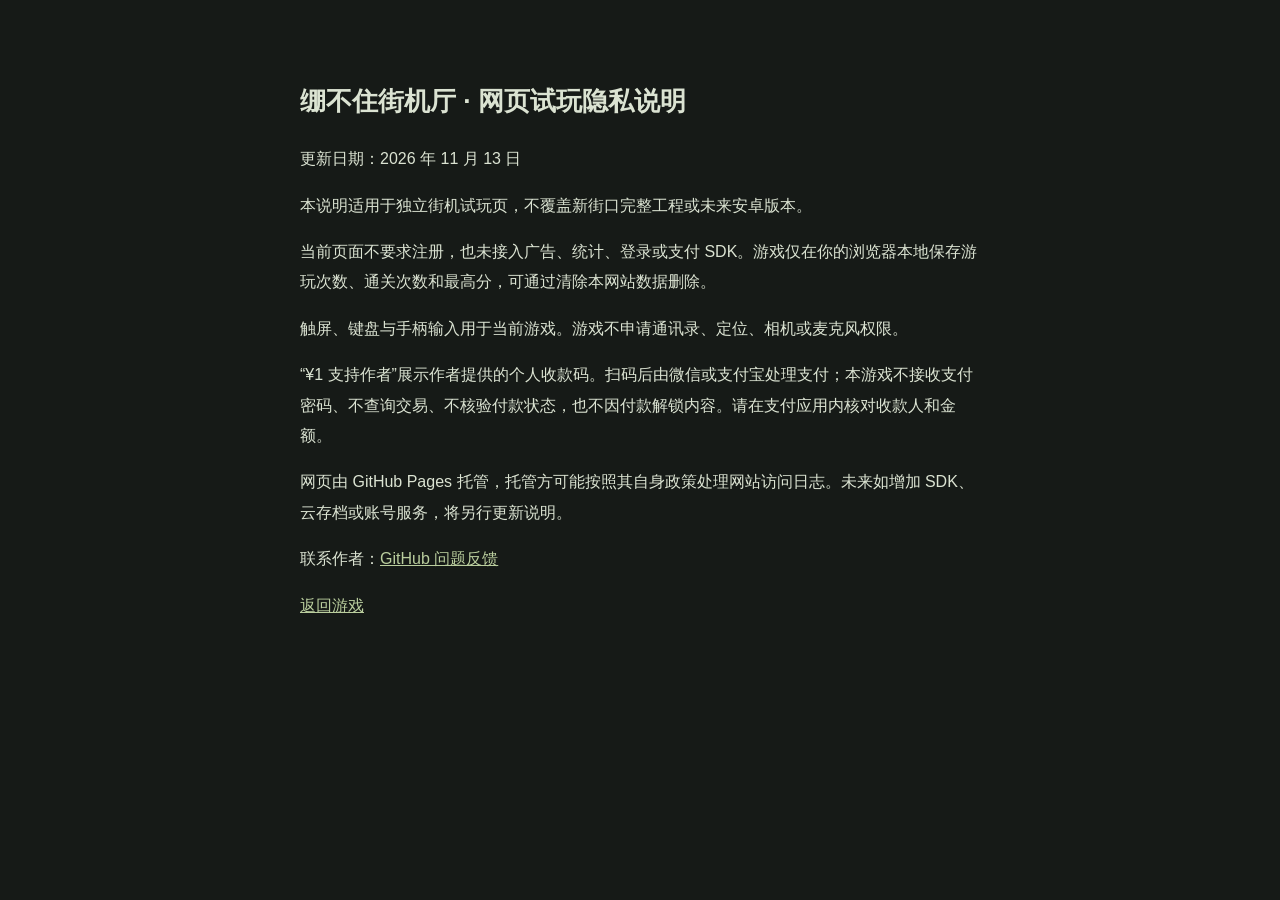
<file: privacy.html>
<!doctype html><html lang="zh-CN"><meta charset="utf-8"><meta name="viewport" content="width=device-width,initial-scale=1"><title>隐私说明 · 绷不住街机厅</title><style>body{background:#161a17;color:#dbe3d2;font:16px/1.9 sans-serif;max-width:680px;margin:40px auto;padding:20px}a{color:#bace9e}h1{font-size:26px}</style><h1>绷不住街机厅 · 网页试玩隐私说明</h1><p>更新日期：2026 年 11 月 13 日</p><p>本说明适用于独立街机试玩页，不覆盖新街口完整工程或未来安卓版本。</p><p>当前页面不要求注册，也未接入广告、统计、登录或支付 SDK。游戏仅在你的浏览器本地保存游玩次数、通关次数和最高分，可通过清除本网站数据删除。</p><p>触屏、键盘与手柄输入用于当前游戏。游戏不申请通讯录、定位、相机或麦克风权限。</p><p>“¥1 支持作者”展示作者提供的个人收款码。扫码后由微信或支付宝处理支付；本游戏不接收支付密码、不查询交易、不核验付款状态，也不因付款解锁内容。请在支付应用内核对收款人和金额。</p><p>网页由 GitHub Pages 托管，托管方可能按照其自身政策处理网站访问日志。未来如增加 SDK、云存档或账号服务，将另行更新说明。</p><p>联系作者：<a href="https://github.com/Vmegaaa/xinjiekou-pocket-arcade/issues">GitHub 问题反馈</a></p><p><a href="./">返回游戏</a></p></html>
</file>
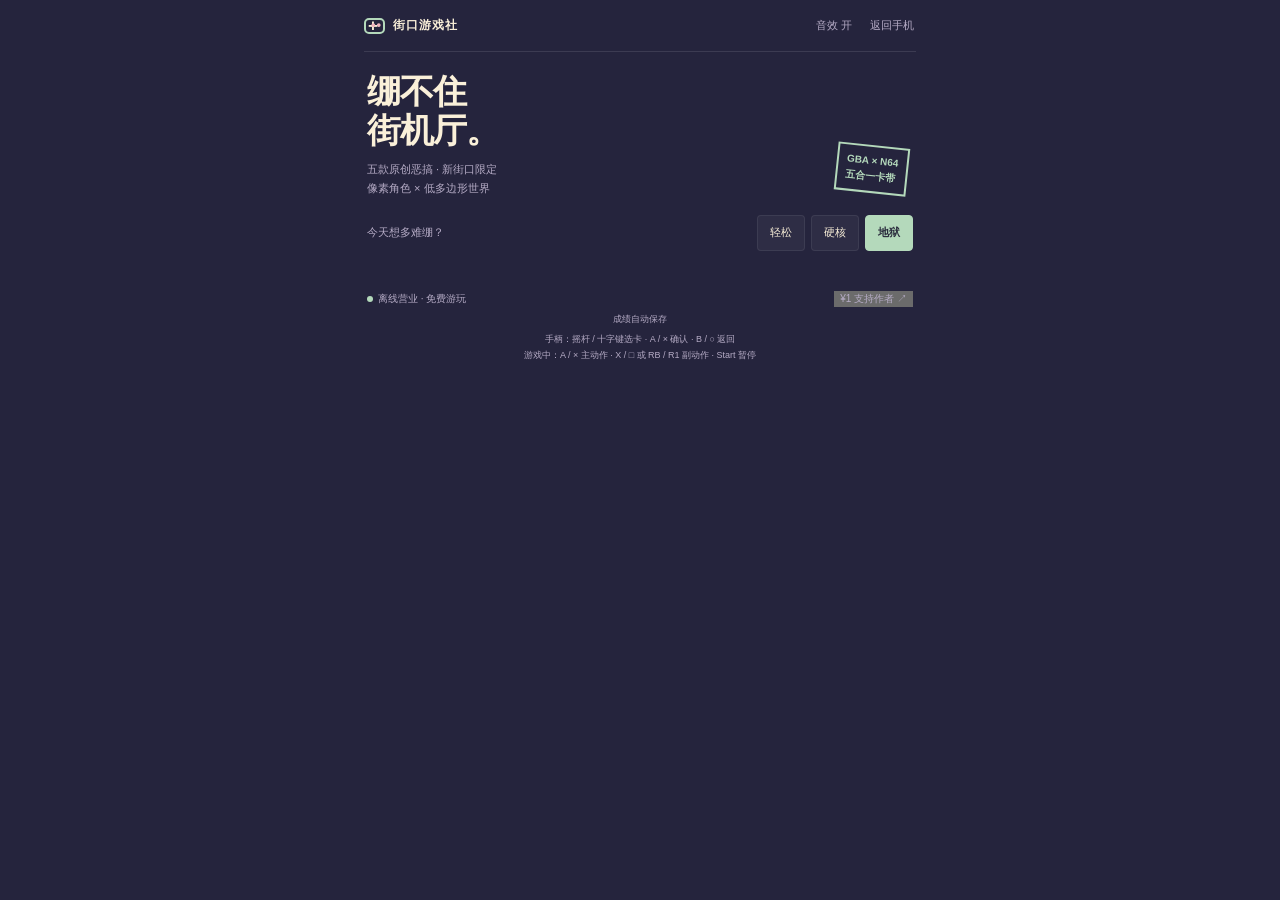
<file: src/arcade-shell.html>
<!doctype html>
<html lang="zh-CN">
<head>
<meta charset="utf-8"><meta name="viewport" content="width=device-width,initial-scale=1,viewport-fit=cover">
<title>绷不住街机厅 · 新街口</title>
<style>
:root{color-scheme:dark;--bg:#25243d;--panel:#36314f;--ink:#faf0d9;--muted:#b5abc5;--mint:#b4d9bb;--pink:#efb1bc;--line:#ffffff1b;font-family:'Microsoft YaHei','PingFang SC',sans-serif}
*{box-sizing:border-box}html,body{width:100%;height:100%;margin:0;overflow:hidden}body{background:var(--bg);color:var(--ink);font-size:14px}button{font:inherit;border:0;cursor:pointer;color:inherit;touch-action:manipulation}button:focus-visible{outline:3px solid #fff0b4;outline-offset:3px}button:active{filter:brightness(.87)}[hidden]{display:none!important}h1,h2,p{margin:0}button svg{pointer-events:none}#app{max-width:580px;margin:auto;height:100%;display:flex;flex-direction:column;padding:0 max(14px,env(safe-area-inset-right)) max(10px,env(safe-area-inset-bottom)) max(14px,env(safe-area-inset-left))}.top{display:flex;align-items:center;justify-content:space-between;min-height:52px;flex-shrink:0;border-bottom:1px solid var(--line);gap:8px}.brandmark{display:flex;align-items:center;gap:8px;font-weight:800;font-size:12px;letter-spacing:1px}.mark{width:21px;height:16px;border:2px solid var(--mint);border-radius:5px;position:relative;display:inline-block}.mark:before{content:'+';position:absolute;left:2px;top:-4px;font-weight:bold;font-size:17px}.mark:after{content:'••';position:absolute;right:1px;top:-3px;font-size:13px;color:var(--pink)}.top button{background:none;font-size:11px;color:var(--muted);padding:12px 2px;min-height:44px}.top-actions{display:flex;gap:14px}#lobby{flex:1;overflow-y:auto;min-height:0;scrollbar-width:thin;padding:20px 3px 10px}.intro{display:flex;justify-content:space-between;gap:12px;align-items:flex-end;margin-bottom:17px}.intro h1{font-size:clamp(25px,7vw,34px);font-weight:900;letter-spacing:-1px;line-height:1.15}.intro p{font-size:11px;color:var(--muted);margin-top:10px;line-height:1.7}.sticker{font-weight:900;border:2px solid var(--mint);color:var(--mint);font-size:10px;line-height:1.6;padding:6px 8px;transform:rotate(6deg);flex-shrink:0;margin:0 5px 5px 0}.difficulty{display:flex;align-items:center;gap:6px;margin-bottom:18px}.difficulty span{color:var(--muted);font-size:11px;margin-right:auto}.difficulty button{background:#ffffff0b;border:1px solid #ffffff12;border-radius:4px;padding:8px 12px;font-size:11px;min-height:36px}.difficulty button.active{color:#292a3c;background:var(--mint);border-color:var(--mint);font-weight:bold}.cartridges{display:grid;grid-template-columns:1fr 1fr;gap:13px 12px}.cartridge{padding:0;text-align:left;border-radius:7px 7px 12px 7px;overflow:hidden;background:#3b3553;border:1px solid #ffffff13;box-shadow:0 4px 0 #181a2b;transition:transform .12s}.cartridge:hover{transform:translateY(-3px)}.art{position:relative;background:#536a71;border-bottom:3px solid var(--cart);aspect-ratio:1.58}.art canvas{width:100%;height:100%;display:block;image-rendering:pixelated}.genre{position:absolute;left:6px;bottom:6px;font-size:9px;padding:3px 5px;background:#20253cdf;color:#fff1d1;border-left:2px solid var(--cart)}.cart-caption{padding:10px 10px 11px;display:flex;flex-direction:column;gap:5px}.cart-caption strong{font-size:14px;color:var(--cart)}.cart-caption>span{font-size:9px;color:var(--muted)}.cartridge:last-child{grid-column:1/-1;display:grid;grid-template-columns:1fr 1fr}.cartridge:last-child .art{border-bottom:0;border-right:3px solid var(--cart);aspect-ratio:1.75}.cartridge:last-child .cart-caption{justify-content:center}.lobby-footer{display:flex;justify-content:space-between;align-items:center;margin-top:18px;padding:4px 0;font-size:10px;color:var(--muted)}.lobby-footer i{display:inline-block;width:6px;height:6px;background:var(--mint);border-radius:50%;margin-right:5px}#game{flex:1;min-height:0;display:flex;flex-direction:column;padding:8px 0 0;overflow:auto;scrollbar-width:thin}.gamebar{display:flex;align-items:center;justify-content:space-between;min-height:42px;flex-shrink:0}.gamebar h2{font-size:17px}.smallbutton{background:transparent;color:var(--muted);font-size:11px;padding:10px 6px;min-height:40px}.gamebar>div{display:flex;gap:6px}.lcd-shell{background:#b4a5bd;padding:9px 9px 12px;border-radius:5px 5px 20px 5px;box-shadow:0 4px 0 #1b1b30;flex-shrink:0}.lcd-top{display:flex;justify-content:space-between;font-size:9px;color:#433f59;font-weight:bold;padding:0 1px 7px}.led{color:#426b54}.lcd{position:relative;overflow:hidden;border:3px solid #39354c;isolation:isolate;background:#293b4c;aspect-ratio:1.5}.lcd canvas{width:100%;height:100%;display:block;image-rendering:pixelated;outline:none}.lcd-bottom{display:flex;justify-content:space-between;align-items:center;color:#4e425b;font-size:8px;letter-spacing:1px;padding:8px 3px 0}.speakers{display:flex;gap:4px}.speakers i{height:3px;width:12px;background:#7f718b;transform:rotate(-25deg)}.hud{display:flex;justify-content:space-between;font-size:10px;padding:11px 2px 7px;gap:5px;font-variant-numeric:tabular-nums}.hud #health{color:var(--pink);letter-spacing:2px}.hud #score{color:#f3d697}.objective{font-size:10px;line-height:1.6;color:var(--mint);min-height:24px;margin-bottom:1px}.goal{font-size:10px;line-height:1.7;color:var(--muted);margin-bottom:5px}.controls{display:flex;justify-content:space-between;align-items:center;gap:20px;min-height:150px;flex-shrink:0;padding:5px 7px;user-select:none;-webkit-user-select:none;touch-action:none}.dpad{display:grid;grid-template-columns:repeat(3,43px);grid-template-rows:repeat(3,40px);gap:0}.dpad button{background:#171c30;color:#c1b7ce;font-size:18px;box-shadow:0 3px 0 #0f1324;min-width:40px;min-height:40px}.dpad button:first-child{grid-column:2;border-radius:5px 5px 0 0}.dpad button:nth-child(2){grid-row:2;grid-column:1;border-radius:5px 0 0 5px}.dpad .center{grid-row:2;grid-column:2;background:#171c30;display:grid;place-items:center;color:#58546a}.dpad button:nth-of-type(3){grid-row:2;grid-column:3;border-radius:0 5px 5px 0}.dpad button:last-child{grid-row:3;grid-column:2;border-radius:0 0 5px 5px}.actions{display:flex;gap:16px;transform:rotate(-15deg);padding-right:3px}.action-wrap{display:flex;align-items:center;flex-direction:column;gap:9px}.action-wrap button{border-radius:50%;width:53px;height:53px;color:#3a304d;background:var(--pink);font-size:23px;font-weight:900;border:3px solid #ffffff20;box-shadow:0 5px 0 #9c668e}.action-wrap:last-child{margin-top:-20px}.action-wrap:last-child button{background:var(--mint);box-shadow:0 5px 0 #648b83}.action-wrap span{font-size:9px;color:var(--muted);transform:rotate(15deg);white-space:nowrap}.pressed{filter:brightness(.72)!important;box-shadow:none!important;transform:translateY(3px)}.keyboard-help{font-size:9px;text-align:center;color:var(--muted);line-height:1.8;padding-bottom:7px}.overlay{position:absolute;inset:0;background:#27263ce8;z-index:2;display:flex;flex-direction:column;align-items:center;justify-content:center;text-align:center;padding:15px;gap:10px}.overlay small{font-size:9px;color:var(--mint)}.overlay h3{font-size:clamp(15px,4vw,21px);margin:0;color:var(--ink)}.overlay p{font-size:11px;line-height:1.7;max-width:28em;color:#d6c9d8}.overlay-actions{display:flex;align-items:center;gap:12px}.primary{background:var(--mint);color:#2a2d41;font-size:12px;font-weight:bold;padding:9px 23px;border-radius:4px;min-height:36px;box-shadow:0 3px 0 #657d78}.overlay .smallbutton{padding:8px 4px;font-size:10px}.sr-only{position:absolute;width:1px;height:1px;padding:0;margin:-1px;overflow:hidden;clip:rect(0,0,0,0);white-space:nowrap;border:0}
.stamina{display:flex;align-items:center;gap:9px;font-size:9px;color:var(--muted);margin-bottom:5px}.stamina>div{flex:1;height:5px;background:#151a2d;border-radius:2px;overflow:hidden}.stamina i{display:block;width:100%;height:100%;background:var(--mint)}.danger{font-size:10px;line-height:1.6;min-height:32px;color:#efc2a3;padding:3px 0}.goal{font-size:9px}.controls{min-height:136px}.keyboard-help{padding-bottom:4px}@media(max-width:340px){#app{padding-left:10px;padding-right:10px}.intro h1{font-size:25px}.sticker{padding:4px}.controls{gap:8px;padding:4px 0}.dpad{grid-template-columns:repeat(3,38px);grid-template-rows:repeat(3,38px)}.dpad button{min-width:38px;min-height:38px}.actions{gap:10px}.action-wrap button{width:47px;height:47px}.cart-caption strong{font-size:12px}.cartridges{gap:10px}.lcd-shell{padding:7px}}
@media(max-height:660px) and (min-width:500px){#app{max-width:900px}#game{display:grid;grid-template-columns:minmax(0,1.8fr) minmax(220px,1fr);column-gap:18px}.gamebar{grid-column:1/-1}.lcd-shell{grid-row:2/7}.hud,.objective,.goal,.controls,.keyboard-help,.stamina,.danger{grid-column:2}.controls{min-height:130px;gap:10px}.keyboard-help{padding-top:8px}#lobby{padding-top:12px}.intro{margin-bottom:10px}.cartridges{grid-template-columns:repeat(3,1fr)}.cartridge:last-child{grid-column:auto;display:block}.cartridge:last-child .art{aspect-ratio:1.58;border-right:0;border-bottom:3px solid var(--cart)}}
@media(prefers-reduced-motion:reduce){.cartridge{transition:none}}
/* ARCADE_BLACK */
</style></head>
<body><div id="app">
<header class="top"><div class="brandmark"><span class="mark" aria-hidden="true"></span>街口游戏社</div><div class="top-actions"><button id="sound" aria-pressed="true">音效 开</button><button id="phoneHome">返回手机</button></div></header>
<main id="lobby"><div class="intro"><div><h1>绷不住<br>街机厅。</h1><p>五款原创恶搞 · 新街口限定<br>像素角色 × 低多边形世界</p></div><div class="sticker">GBA × N64<br>五合一卡带</div></div>
<div class="difficulty" aria-label="难度选择"><span>今天想多难绷？</span><button data-difficulty="0" aria-pressed="false">轻松</button><button data-difficulty="1" aria-pressed="false">硬核</button><button data-difficulty="2" class="active" aria-pressed="true">地狱</button></div>
<div class="cartridges" id="cartridges"></div><div class="lobby-footer"><span><i></i>离线营业 · 免费游玩</span><button id="supportOpen" class="support-trigger">¥1 支持作者 ↗</button></div><p class="keyboard-help" id="saveNote">成绩自动保存</p><p class="keyboard-help">手柄：摇杆 / 十字键选卡 · A / × 确认 · B / ○ 返回<br>游戏中：A / × 主动作 · X / □ 或 RB / R1 副动作 · Start 暂停</p></main>
<section id="game" hidden><div class="gamebar"><h2 id="gameName"></h2><div><button id="pause" class="smallbutton">暂停</button><button id="leave" class="smallbutton">选卡带</button></div></div>
<div class="lcd-shell"><div class="lcd-top"><span class="led">● POWER</span><span>STREET POCKET</span></div><div class="lcd"><canvas id="playfield" width="384" height="256" tabindex="0" aria-label="游戏画面，使用下方方向按钮与 A、B 操作"></canvas><div id="overlay" class="overlay"><small id="overlayTag"></small><h3 id="overlayTitle"></h3><p id="overlayText"></p><div class="overlay-actions"><button id="begin" class="primary">开整</button><button id="overlayLobby" class="smallbutton">换个游戏</button></div></div></div><div class="lcd-bottom"><span>PIXEL / POLYGON</span><span class="speakers" aria-hidden="true"><i></i><i></i><i></i></span></div></div>
<div class="hud"><span id="health"></span><span id="time"></span><span>得分 <b id="score">00000</b></span></div><div class="stamina"><span id="meterName">体力 100%</span><div><i id="staminaFill"></i></div></div><p class="danger" id="danger" role="status"></p><p class="objective" id="objective"></p><p class="goal" id="goal"></p>
<div class="controls" aria-label="游戏按键"><div class="dpad"><button data-control="up" aria-label="向上">▲</button><button data-control="left" aria-label="向左">◀</button><span class="center" aria-hidden="true">●</span><button data-control="right" aria-label="向右">▶</button><button data-control="down" aria-label="向下">▼</button></div><div class="actions"><div class="action-wrap"><button id="buttonB" data-control="b">B</button><span id="actionB"></span></div><div class="action-wrap"><button id="buttonA" data-control="a">A</button><span id="actionA"></span></div></div></div><p class="keyboard-help" id="keyboardHelp"></p><p class="keyboard-help">手柄：A / × 主动作 · X / □ 副动作 · Start 暂停 · B / ○ 返回</p></section>
<p id="announcer" class="sr-only" role="status" aria-live="polite"></p></div>
<dialog id="supportDialog" class="support-dialog" aria-labelledby="supportTitle"><div class="support-heading"><h2 id="supportTitle">给作者续一口气</h2><button id="supportClose" class="support-close" aria-label="关闭支持窗口">×</button></div><div class="support-price">¥ 1<span class="pay-amount">自愿支持 · 五款游戏免费游玩</span></div><p>如果这回把你整笑了，可以支持一块钱。</p><div class="pay-tabs" role="tablist" aria-label="收款方式"><button id="payWechat" role="tab" aria-selected="true" aria-controls="payPanel">微信支付</button><button id="payAlipay" role="tab" aria-selected="false" aria-controls="payPanel">支付宝</button></div><div id="payPanel" class="pay-code" role="tabpanel" aria-labelledby="payWechat"><img id="payImage" alt="作者提供的微信个人收款码"></div><p class="pay-note" id="payInstructions">长按保存收款码，打开微信扫一扫，从相册识别，输入 ¥1 并核对收款人。</p><p>这是个人支持入口，金额由你确认。</p></dialog>
<script>/* ARCADE_CORE */</script><script>/* ARCADE_VIEW */</script>
</body></html>
</file>
